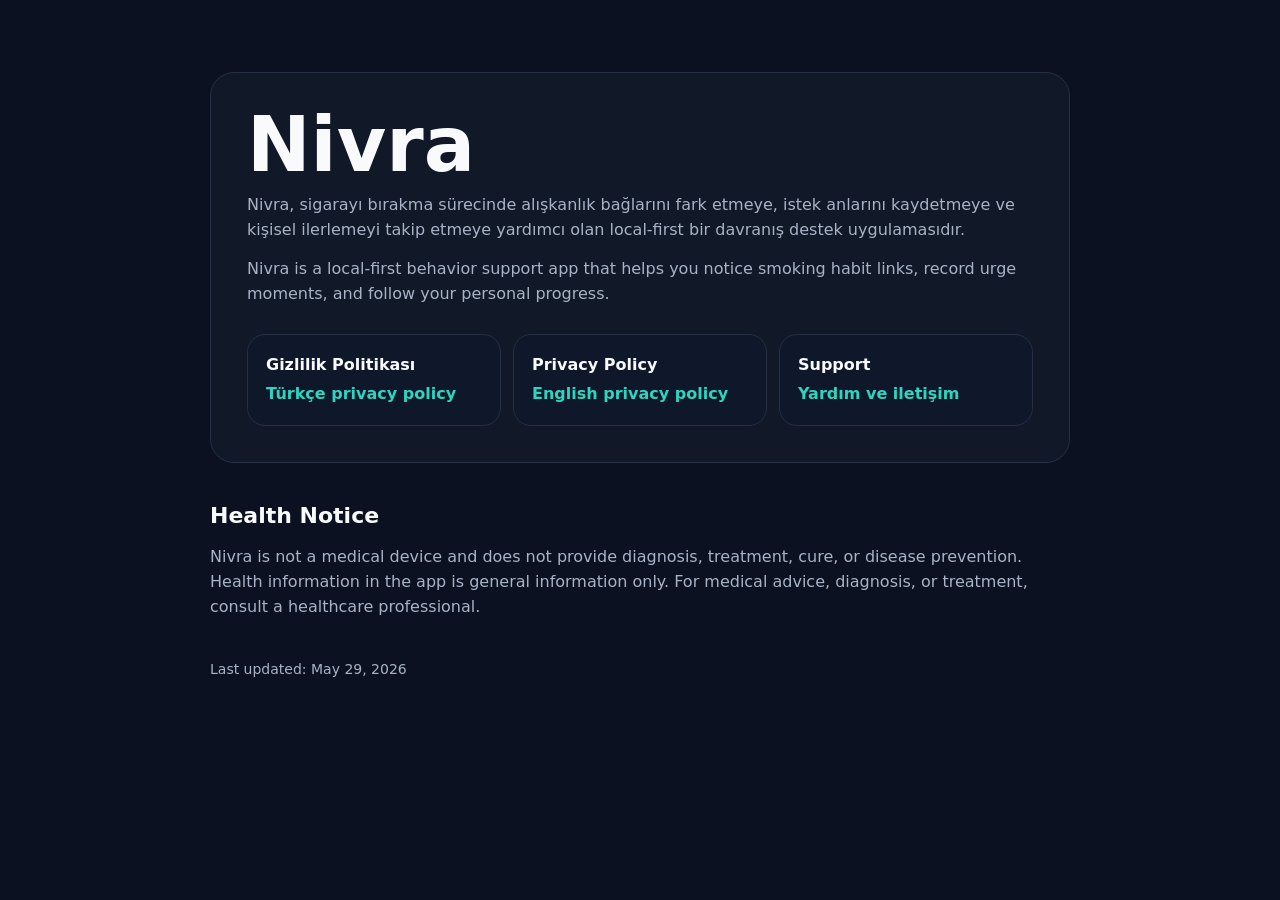
<file: index.html>
<!doctype html>
<html lang="tr">
  <head>
    <meta charset="utf-8">
    <meta name="viewport" content="width=device-width, initial-scale=1">
    <meta name="description" content="Nivra is a local-first behavior support app for noticing smoking habit links and tracking small decisions.">
    <title>Nivra</title>
    <style>
      :root {
        color-scheme: light dark;
        --bg: #0b1120;
        --card: #111827;
        --ink: #f8fafc;
        --muted: #a8b3c7;
        --line: #253044;
        --accent: #2dd4bf;
      }

      * { box-sizing: border-box; }

      body {
        margin: 0;
        background: var(--bg);
        color: var(--ink);
        font-family: Inter, ui-sans-serif, system-ui, -apple-system, BlinkMacSystemFont, "Segoe UI", sans-serif;
        line-height: 1.55;
      }

      main {
        width: min(860px, calc(100% - 32px));
        margin: 0 auto;
        padding: 72px 0 48px;
      }

      .hero {
        padding: 36px;
        border: 1px solid var(--line);
        border-radius: 24px;
        background: var(--card);
      }

      h1 {
        margin: 0 0 12px;
        font-size: clamp(42px, 8vw, 76px);
        line-height: 0.95;
        letter-spacing: 0;
      }

      h2 {
        margin: 36px 0 12px;
        font-size: 22px;
      }

      p { margin: 0 0 14px; color: var(--muted); }

      a {
        color: var(--accent);
        font-weight: 700;
        text-decoration: none;
      }

      a:hover { text-decoration: underline; }

      .links {
        display: grid;
        grid-template-columns: repeat(auto-fit, minmax(220px, 1fr));
        gap: 12px;
        margin-top: 28px;
      }

      .link-card {
        display: block;
        padding: 18px;
        border: 1px solid var(--line);
        border-radius: 18px;
        background: #0f172a;
      }

      .link-card strong {
        display: block;
        color: var(--ink);
        margin-bottom: 4px;
      }

      footer {
        margin-top: 40px;
        color: var(--muted);
        font-size: 14px;
      }
    </style>
  </head>
  <body>
    <main>
      <section class="hero">
        <h1>Nivra</h1>
        <p>
          Nivra, sigarayı bırakma sürecinde alışkanlık bağlarını fark etmeye,
          istek anlarını kaydetmeye ve kişisel ilerlemeyi takip etmeye yardımcı olan
          local-first bir davranış destek uygulamasıdır.
        </p>
        <p>
          Nivra is a local-first behavior support app that helps you notice smoking
          habit links, record urge moments, and follow your personal progress.
        </p>
        <div class="links">
          <a class="link-card" href="privacy-policy-tr.html">
            <strong>Gizlilik Politikası</strong>
            Türkçe privacy policy
          </a>
          <a class="link-card" href="privacy-policy-en.html">
            <strong>Privacy Policy</strong>
            English privacy policy
          </a>
          <a class="link-card" href="support.html">
            <strong>Support</strong>
            Yardım ve iletişim
          </a>
        </div>
      </section>

      <h2>Health Notice</h2>
      <p>
        Nivra is not a medical device and does not provide diagnosis, treatment,
        cure, or disease prevention. Health information in the app is general
        information only. For medical advice, diagnosis, or treatment, consult a
        healthcare professional.
      </p>

      <footer>
        Last updated: May 29, 2026
      </footer>
    </main>
  </body>
</html>
</file>
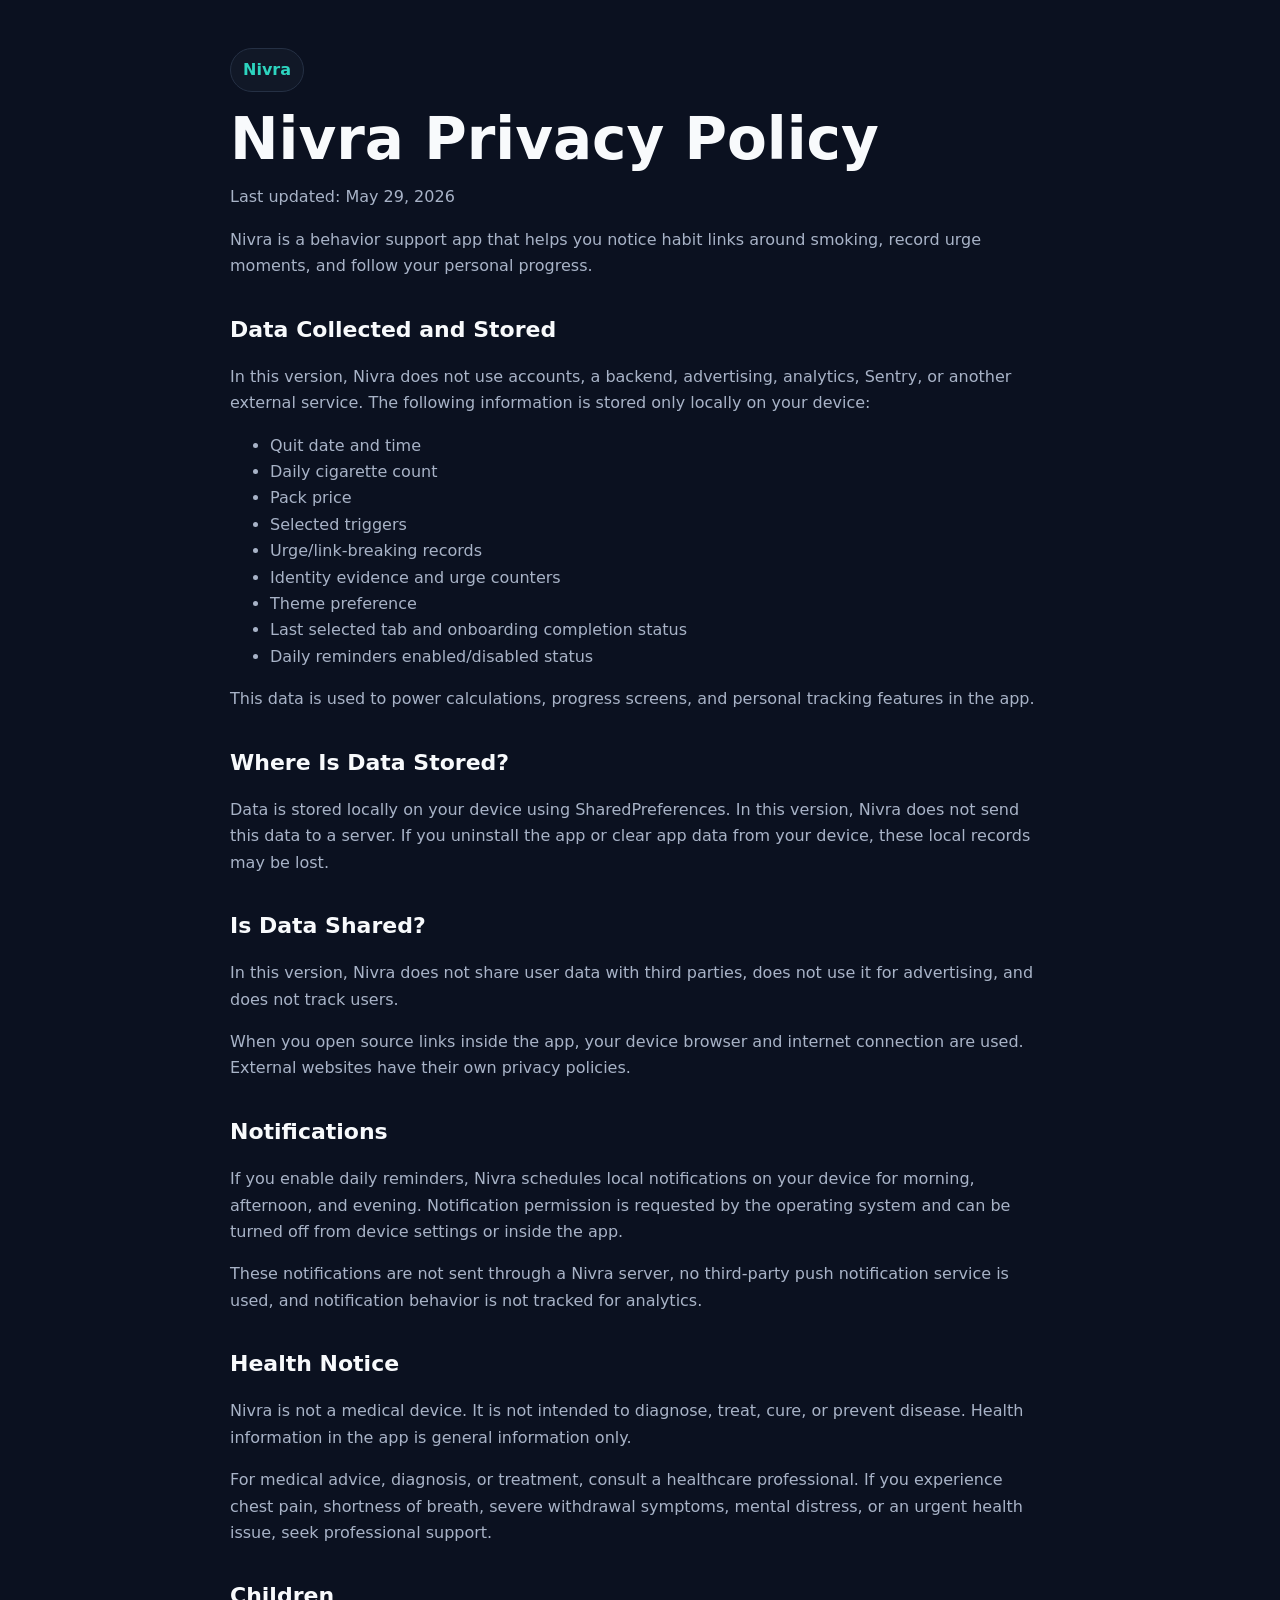
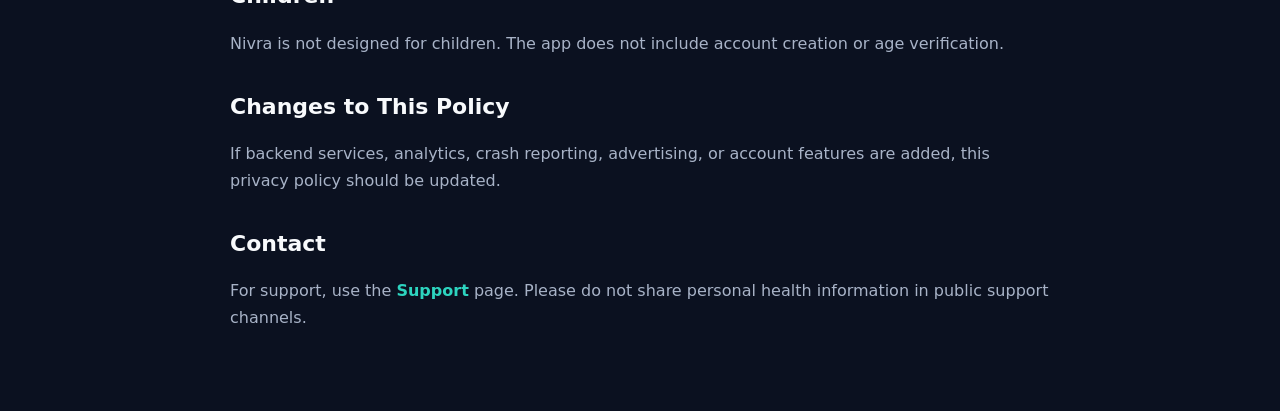
<file: privacy-policy-en.html>
<!doctype html>
<html lang="en">
  <head>
    <meta charset="utf-8">
    <meta name="viewport" content="width=device-width, initial-scale=1">
    <meta name="description" content="Nivra privacy policy">
    <title>Nivra Privacy Policy</title>
    <link rel="stylesheet" href="styles.css">
  </head>
  <body>
    <main class="document">
      <a href="index.html" class="back">Nivra</a>
      <h1>Nivra Privacy Policy</h1>
      <p class="muted">Last updated: May 29, 2026</p>

      <p>
        Nivra is a behavior support app that helps you notice habit links around
        smoking, record urge moments, and follow your personal progress.
      </p>

      <h2>Data Collected and Stored</h2>
      <p>
        In this version, Nivra does not use accounts, a backend, advertising,
        analytics, Sentry, or another external service. The following information is
        stored only locally on your device:
      </p>
      <ul>
        <li>Quit date and time</li>
        <li>Daily cigarette count</li>
        <li>Pack price</li>
        <li>Selected triggers</li>
        <li>Urge/link-breaking records</li>
        <li>Identity evidence and urge counters</li>
        <li>Theme preference</li>
        <li>Last selected tab and onboarding completion status</li>
        <li>Daily reminders enabled/disabled status</li>
      </ul>
      <p>
        This data is used to power calculations, progress screens, and personal
        tracking features in the app.
      </p>

      <h2>Where Is Data Stored?</h2>
      <p>
        Data is stored locally on your device using SharedPreferences. In this
        version, Nivra does not send this data to a server. If you uninstall the app
        or clear app data from your device, these local records may be lost.
      </p>

      <h2>Is Data Shared?</h2>
      <p>
        In this version, Nivra does not share user data with third parties, does not
        use it for advertising, and does not track users.
      </p>
      <p>
        When you open source links inside the app, your device browser and internet
        connection are used. External websites have their own privacy policies.
      </p>

      <h2>Notifications</h2>
      <p>
        If you enable daily reminders, Nivra schedules local notifications on your
        device for morning, afternoon, and evening. Notification permission is
        requested by the operating system and can be turned off from device settings
        or inside the app.
      </p>
      <p>
        These notifications are not sent through a Nivra server, no third-party push
        notification service is used, and notification behavior is not tracked for
        analytics.
      </p>

      <h2>Health Notice</h2>
      <p>
        Nivra is not a medical device. It is not intended to diagnose, treat, cure,
        or prevent disease. Health information in the app is general information
        only.
      </p>
      <p>
        For medical advice, diagnosis, or treatment, consult a healthcare
        professional. If you experience chest pain, shortness of breath, severe
        withdrawal symptoms, mental distress, or an urgent health issue, seek
        professional support.
      </p>

      <h2>Children</h2>
      <p>
        Nivra is not designed for children. The app does not include account
        creation or age verification.
      </p>

      <h2>Changes to This Policy</h2>
      <p>
        If backend services, analytics, crash reporting, advertising, or account
        features are added, this privacy policy should be updated.
      </p>

      <h2>Contact</h2>
      <p>
        For support, use the <a href="support.html">Support</a> page. Please do not
        share personal health information in public support channels.
      </p>
    </main>
  </body>
</html>
</file>
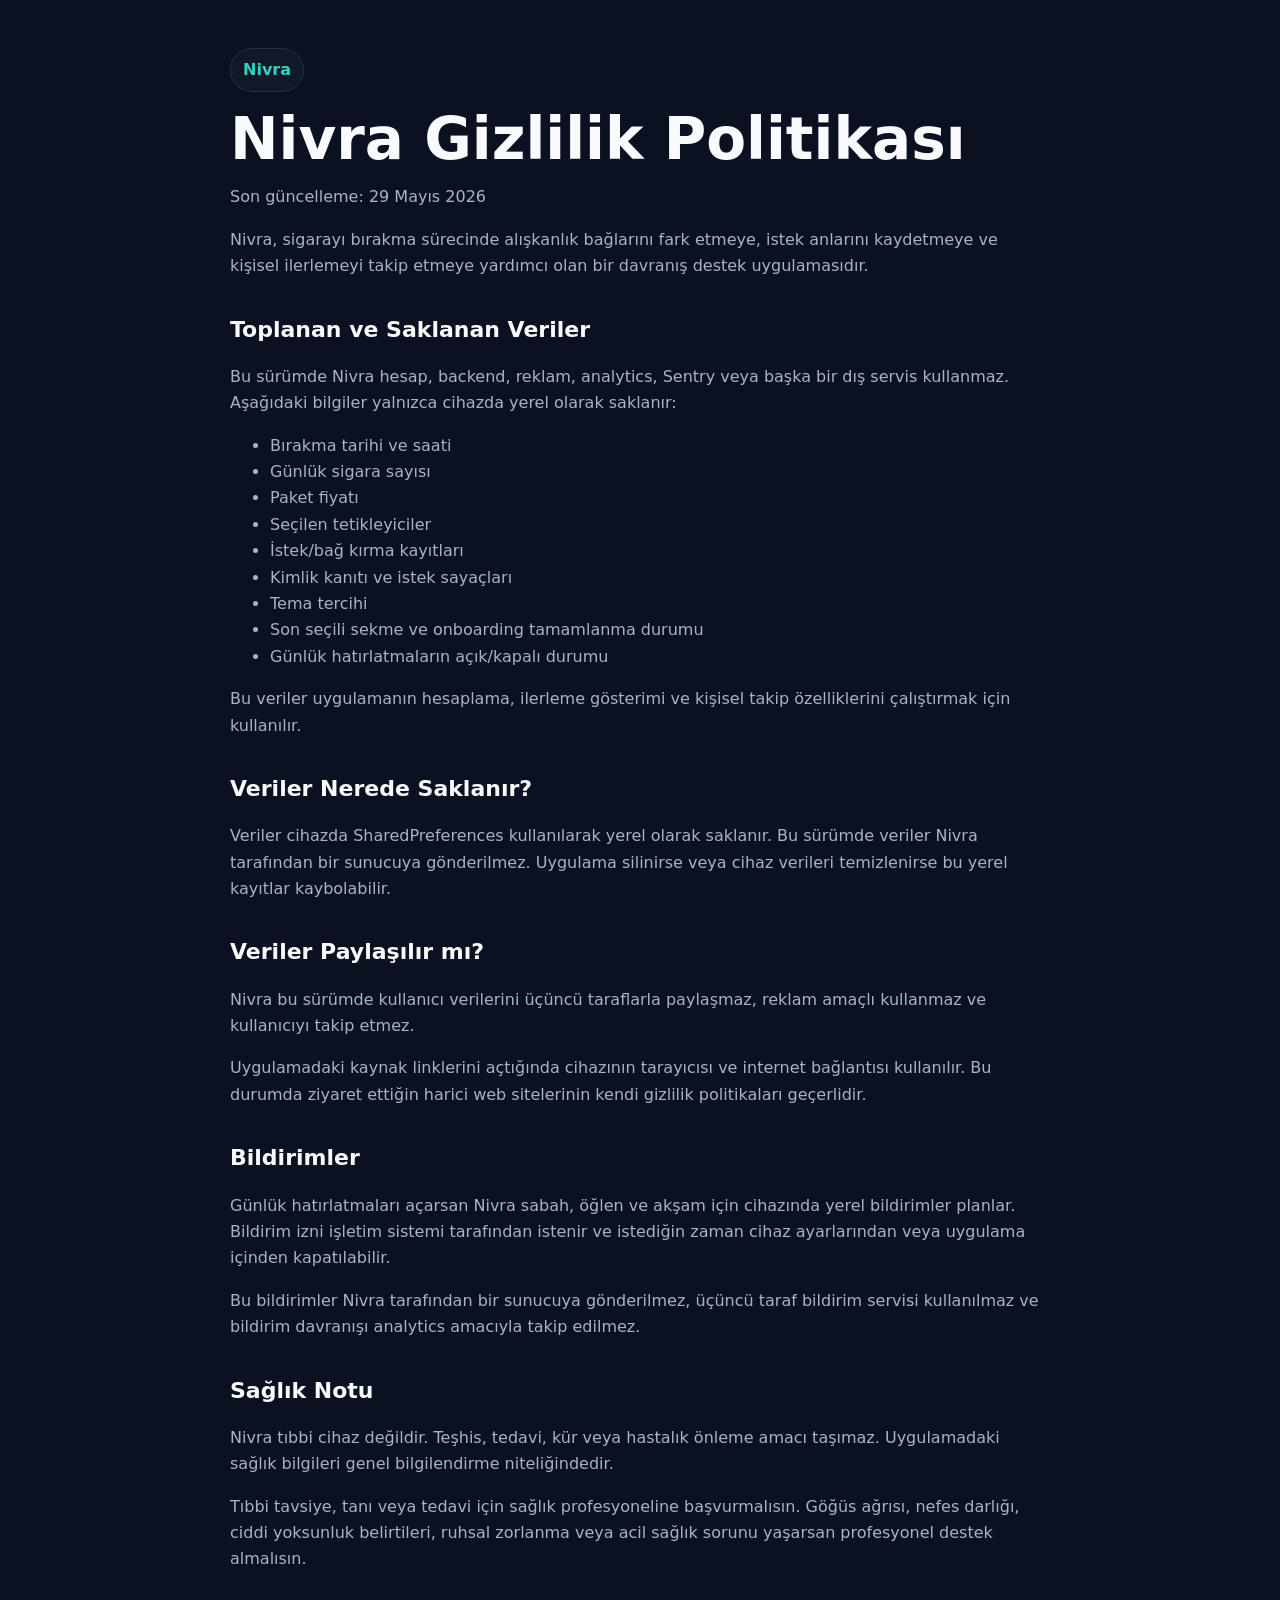
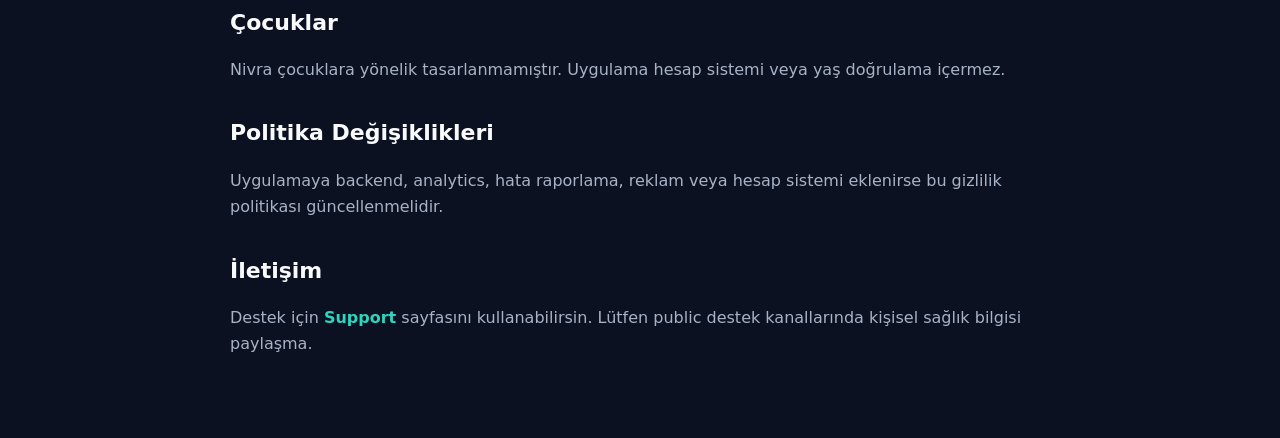
<file: privacy-policy-tr.html>
<!doctype html>
<html lang="tr">
  <head>
    <meta charset="utf-8">
    <meta name="viewport" content="width=device-width, initial-scale=1">
    <meta name="description" content="Nivra gizlilik politikası">
    <title>Nivra Gizlilik Politikası</title>
    <link rel="stylesheet" href="styles.css">
  </head>
  <body>
    <main class="document">
      <a href="index.html" class="back">Nivra</a>
      <h1>Nivra Gizlilik Politikası</h1>
      <p class="muted">Son güncelleme: 29 Mayıs 2026</p>

      <p>
        Nivra, sigarayı bırakma sürecinde alışkanlık bağlarını fark etmeye,
        istek anlarını kaydetmeye ve kişisel ilerlemeyi takip etmeye yardımcı olan
        bir davranış destek uygulamasıdır.
      </p>

      <h2>Toplanan ve Saklanan Veriler</h2>
      <p>
        Bu sürümde Nivra hesap, backend, reklam, analytics, Sentry veya başka bir
        dış servis kullanmaz. Aşağıdaki bilgiler yalnızca cihazda yerel olarak
        saklanır:
      </p>
      <ul>
        <li>Bırakma tarihi ve saati</li>
        <li>Günlük sigara sayısı</li>
        <li>Paket fiyatı</li>
        <li>Seçilen tetikleyiciler</li>
        <li>İstek/bağ kırma kayıtları</li>
        <li>Kimlik kanıtı ve istek sayaçları</li>
        <li>Tema tercihi</li>
        <li>Son seçili sekme ve onboarding tamamlanma durumu</li>
        <li>Günlük hatırlatmaların açık/kapalı durumu</li>
      </ul>
      <p>
        Bu veriler uygulamanın hesaplama, ilerleme gösterimi ve kişisel takip
        özelliklerini çalıştırmak için kullanılır.
      </p>

      <h2>Veriler Nerede Saklanır?</h2>
      <p>
        Veriler cihazda SharedPreferences kullanılarak yerel olarak saklanır. Bu
        sürümde veriler Nivra tarafından bir sunucuya gönderilmez. Uygulama
        silinirse veya cihaz verileri temizlenirse bu yerel kayıtlar kaybolabilir.
      </p>

      <h2>Veriler Paylaşılır mı?</h2>
      <p>
        Nivra bu sürümde kullanıcı verilerini üçüncü taraflarla paylaşmaz, reklam
        amaçlı kullanmaz ve kullanıcıyı takip etmez.
      </p>
      <p>
        Uygulamadaki kaynak linklerini açtığında cihazının tarayıcısı ve internet
        bağlantısı kullanılır. Bu durumda ziyaret ettiğin harici web sitelerinin
        kendi gizlilik politikaları geçerlidir.
      </p>

      <h2>Bildirimler</h2>
      <p>
        Günlük hatırlatmaları açarsan Nivra sabah, öğlen ve akşam için cihazında
        yerel bildirimler planlar. Bildirim izni işletim sistemi tarafından istenir
        ve istediğin zaman cihaz ayarlarından veya uygulama içinden kapatılabilir.
      </p>
      <p>
        Bu bildirimler Nivra tarafından bir sunucuya gönderilmez, üçüncü taraf
        bildirim servisi kullanılmaz ve bildirim davranışı analytics amacıyla
        takip edilmez.
      </p>

      <h2>Sağlık Notu</h2>
      <p>
        Nivra tıbbi cihaz değildir. Teşhis, tedavi, kür veya hastalık önleme amacı
        taşımaz. Uygulamadaki sağlık bilgileri genel bilgilendirme niteliğindedir.
      </p>
      <p>
        Tıbbi tavsiye, tanı veya tedavi için sağlık profesyoneline başvurmalısın.
        Göğüs ağrısı, nefes darlığı, ciddi yoksunluk belirtileri, ruhsal zorlanma
        veya acil sağlık sorunu yaşarsan profesyonel destek almalısın.
      </p>

      <h2>Çocuklar</h2>
      <p>
        Nivra çocuklara yönelik tasarlanmamıştır. Uygulama hesap sistemi veya yaş
        doğrulama içermez.
      </p>

      <h2>Politika Değişiklikleri</h2>
      <p>
        Uygulamaya backend, analytics, hata raporlama, reklam veya hesap sistemi
        eklenirse bu gizlilik politikası güncellenmelidir.
      </p>

      <h2>İletişim</h2>
      <p>
        Destek için <a href="support.html">Support</a> sayfasını kullanabilirsin.
        Lütfen public destek kanallarında kişisel sağlık bilgisi paylaşma.
      </p>
    </main>
  </body>
</html>
</file>
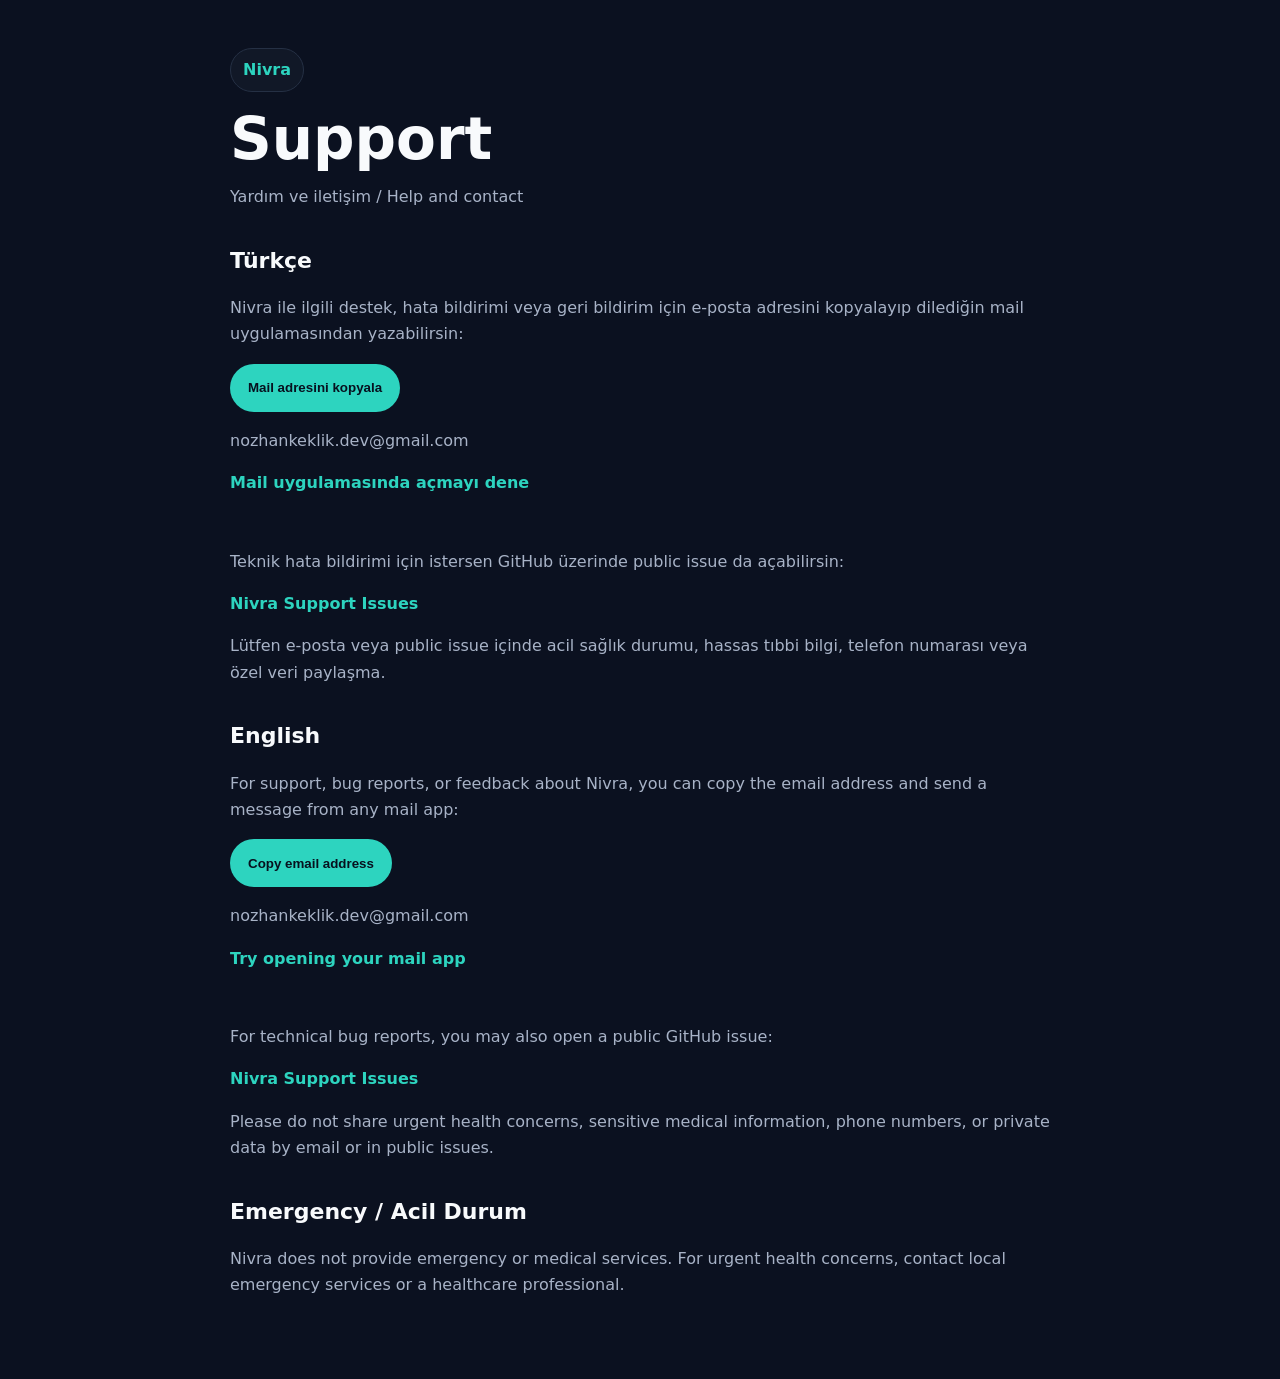
<file: support.html>
<!doctype html>
<html lang="en">
  <head>
    <meta charset="utf-8">
    <meta name="viewport" content="width=device-width, initial-scale=1">
    <meta name="description" content="Nivra support">
    <title>Nivra Support</title>
    <link rel="stylesheet" href="styles.css">
  </head>
  <body>
    <main class="document">
      <a href="index.html" class="back">Nivra</a>
      <h1>Support</h1>
      <p class="muted">Yardım ve iletişim / Help and contact</p>

      <h2>Türkçe</h2>
      <p>
        Nivra ile ilgili destek, hata bildirimi veya geri bildirim için e-posta
        adresini kopyalayıp dilediğin mail uygulamasından yazabilirsin:
      </p>
      <p>
        <button
          class="button"
          type="button"
          data-copy-email
          data-copy-label="Mail adresi kopyalandı."
        >
          Mail adresini kopyala
        </button>
      </p>
      <p class="muted">nozhankeklik.dev@gmail.com</p>
      <p>
        <a href="mailto:nozhankeklik.dev@gmail.com?subject=Nivra%20Support">
          Mail uygulamasında açmayı dene
        </a>
      </p>
      <p class="status" data-copy-status></p>
      <p>
        Teknik hata bildirimi için istersen GitHub üzerinde public issue da
        açabilirsin:
      </p>
      <p>
        <a href="https://github.com/nozhankeklik/nivra-site/issues">Nivra Support Issues</a>
      </p>
      <p>
        Lütfen e-posta veya public issue içinde acil sağlık durumu, hassas tıbbi
        bilgi, telefon numarası veya özel veri paylaşma.
      </p>

      <h2>English</h2>
      <p>
        For support, bug reports, or feedback about Nivra, you can copy the
        email address and send a message from any mail app:
      </p>
      <p>
        <button
          class="button"
          type="button"
          data-copy-email
          data-copy-label="Email address copied."
        >
          Copy email address
        </button>
      </p>
      <p class="muted">nozhankeklik.dev@gmail.com</p>
      <p>
        <a href="mailto:nozhankeklik.dev@gmail.com?subject=Nivra%20Support">
          Try opening your mail app
        </a>
      </p>
      <p class="status" data-copy-status></p>
      <p>
        For technical bug reports, you may also open a public GitHub issue:
      </p>
      <p>
        <a href="https://github.com/nozhankeklik/nivra-site/issues">Nivra Support Issues</a>
      </p>
      <p>
        Please do not share urgent health concerns, sensitive medical information,
        phone numbers, or private data by email or in public issues.
      </p>

      <h2>Emergency / Acil Durum</h2>
      <p>
        Nivra does not provide emergency or medical services. For urgent health
        concerns, contact local emergency services or a healthcare professional.
      </p>
    </main>
    <script>
      const email = 'nozhankeklik.dev@gmail.com';
      const buttons = document.querySelectorAll('[data-copy-email]');
      const statuses = document.querySelectorAll('[data-copy-status]');

      async function copyEmail(label) {
        try {
          if (navigator.clipboard && window.isSecureContext) {
            await navigator.clipboard.writeText(email);
          } else {
            const input = document.createElement('input');
            input.value = email;
            document.body.appendChild(input);
            input.select();
            document.execCommand('copy');
            input.remove();
          }

          statuses.forEach((node) => {
            node.textContent = label;
          });
        } catch (error) {
          statuses.forEach((node) => {
            node.textContent = email;
          });
        }
      }

      buttons.forEach((button) => {
        button.addEventListener('click', () => {
          copyEmail(button.dataset.copyLabel || email);
        });
      });
    </script>
  </body>
</html>
</file>
<file: styles.css>
:root {
  color-scheme: light dark;
  --bg: #0b1120;
  --card: #111827;
  --ink: #f8fafc;
  --muted: #a8b3c7;
  --line: #253044;
  --accent: #2dd4bf;
}

* { box-sizing: border-box; }

body {
  margin: 0;
  background: var(--bg);
  color: var(--ink);
  font-family: Inter, ui-sans-serif, system-ui, -apple-system, BlinkMacSystemFont, "Segoe UI", sans-serif;
  line-height: 1.65;
}

.document {
  width: min(820px, calc(100% - 32px));
  margin: 0 auto;
  padding: 48px 0 64px;
}

h1 {
  margin: 18px 0 6px;
  font-size: clamp(34px, 7vw, 58px);
  line-height: 1;
  letter-spacing: 0;
}

h2 {
  margin: 32px 0 10px;
  font-size: 22px;
}

p, li {
  color: var(--muted);
}

a {
  color: var(--accent);
  font-weight: 700;
  text-decoration: none;
}

a:hover { text-decoration: underline; }

.button {
  display: inline-flex;
  align-items: center;
  justify-content: center;
  min-height: 48px;
  padding: 12px 18px;
  border: 0;
  border-radius: 999px;
  background: var(--accent);
  color: #07111f;
  font-weight: 800;
  cursor: pointer;
}

.button:hover {
  text-decoration: none;
  filter: brightness(1.05);
}

.status {
  min-height: 24px;
  margin-top: -4px;
  font-size: 14px;
}

.back {
  display: inline-block;
  padding: 8px 12px;
  border: 1px solid var(--line);
  border-radius: 999px;
  background: var(--card);
}

.muted {
  color: var(--muted);
}
</file>
